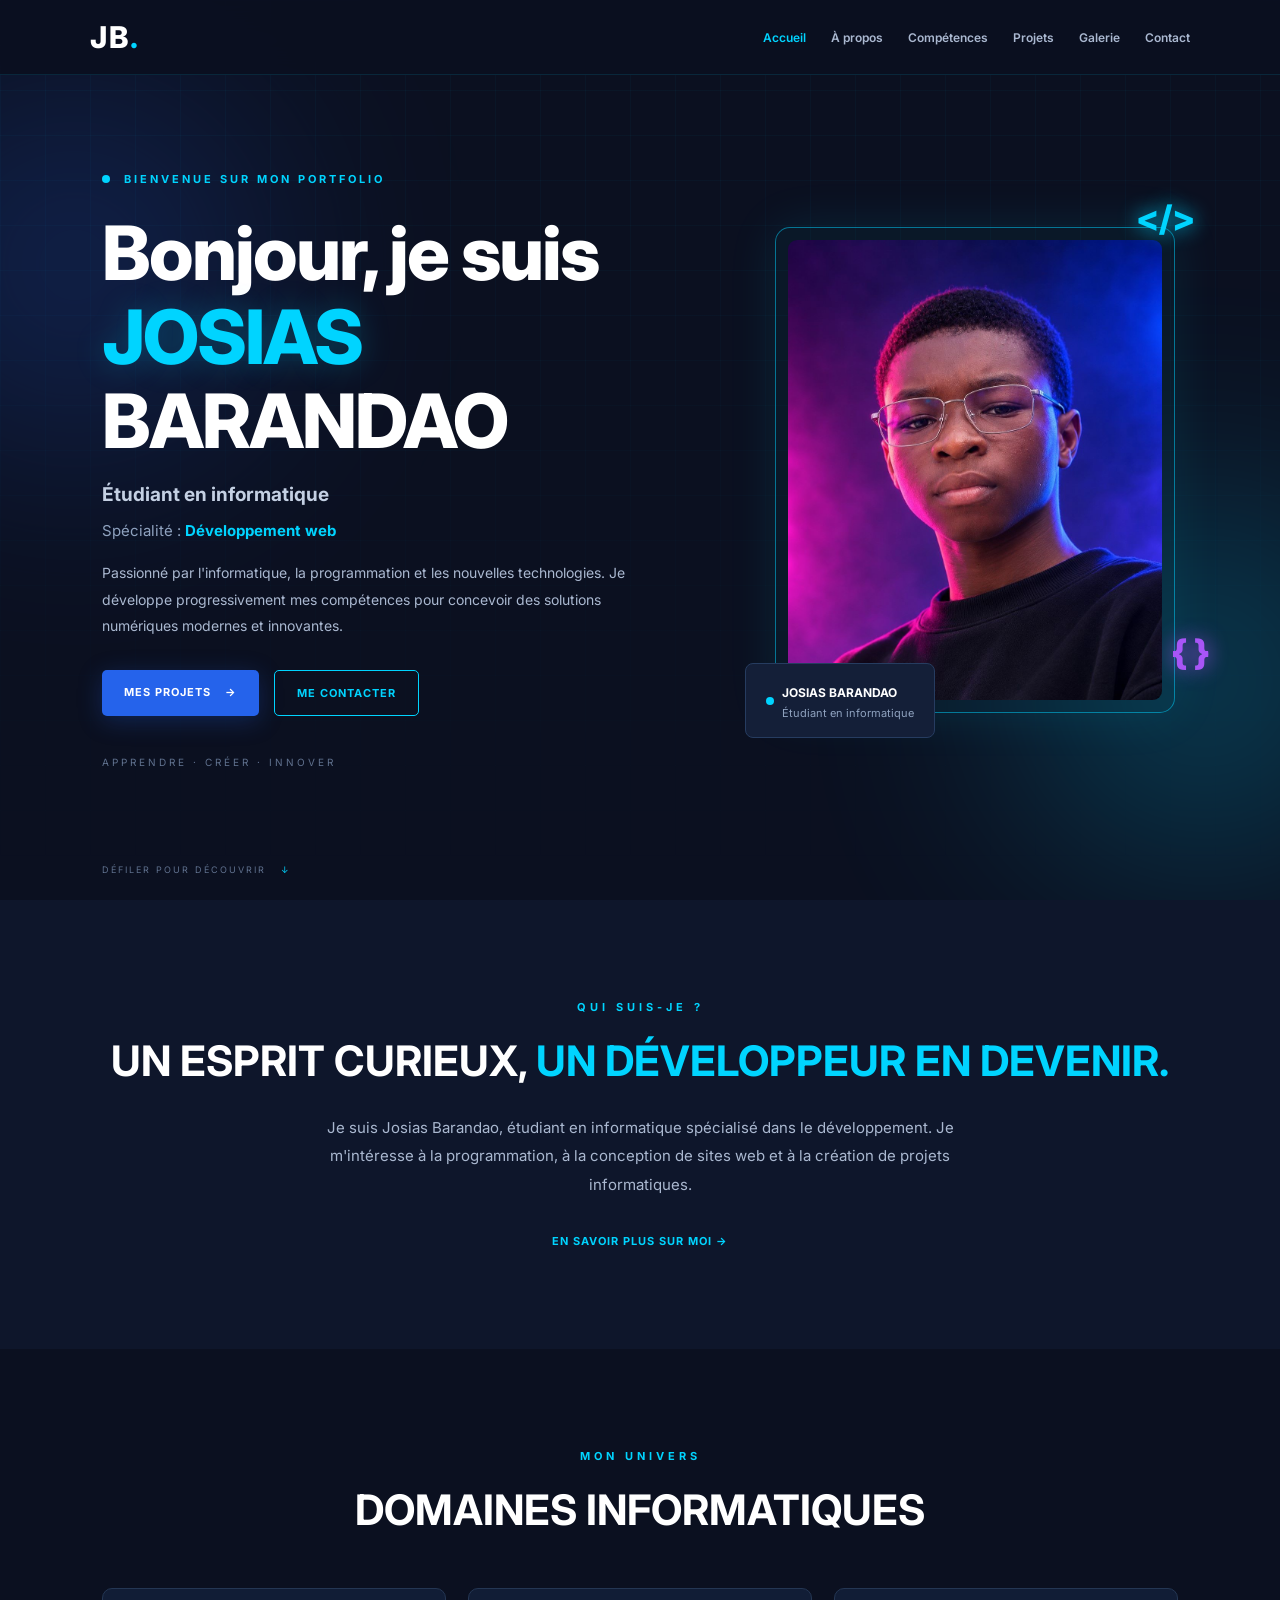
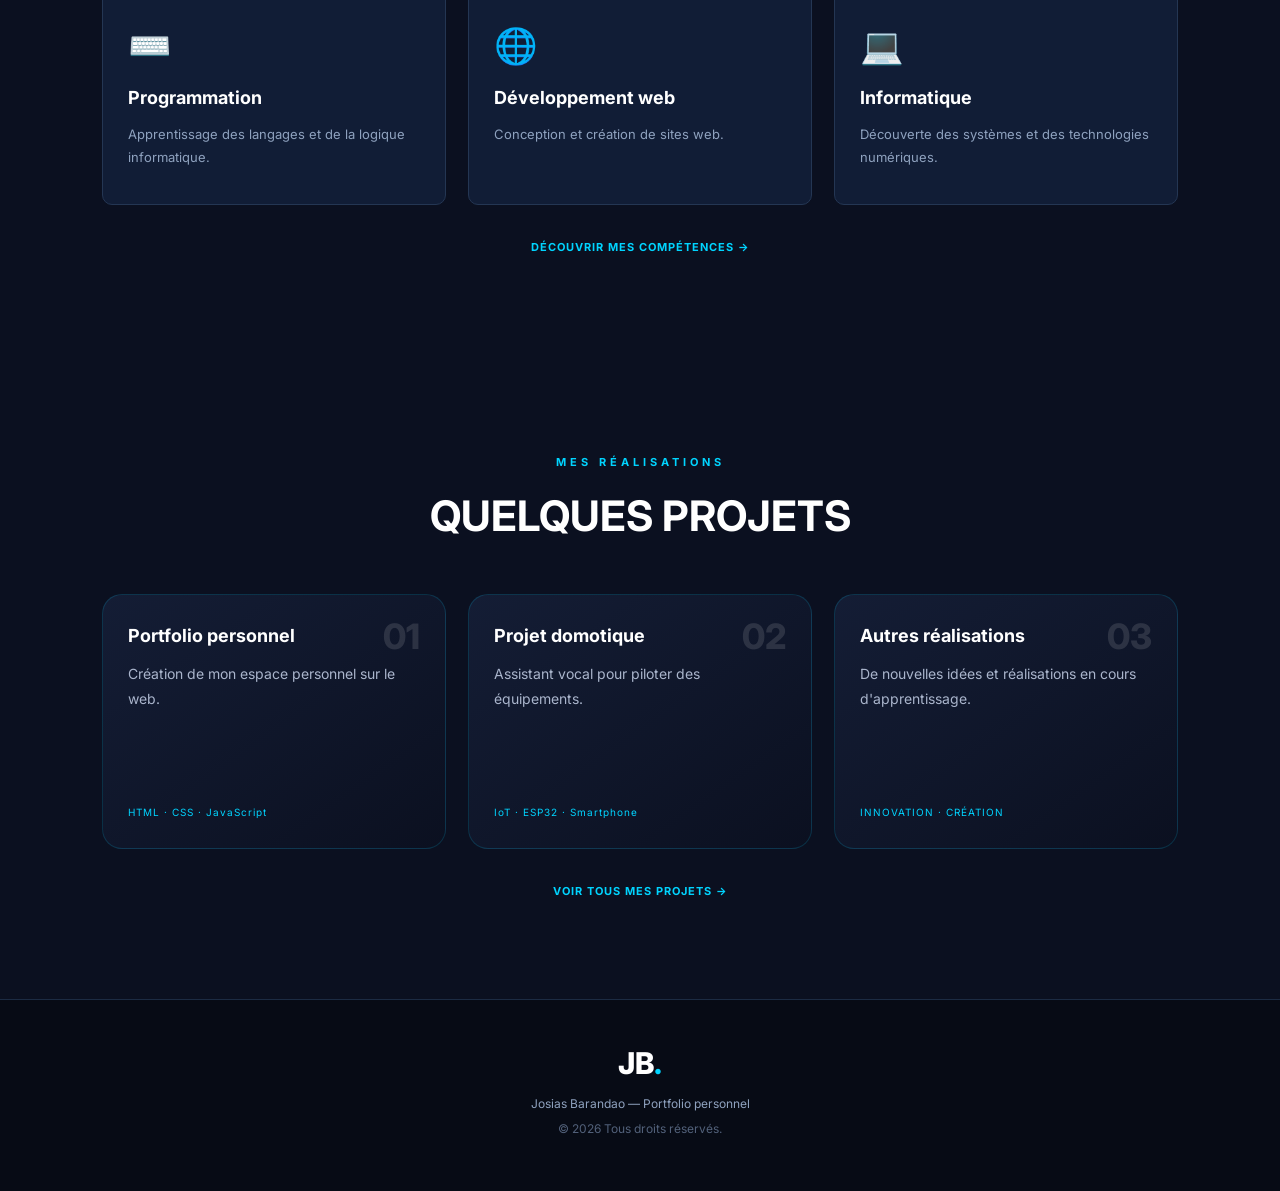
<file: index.html>
<!DOCTYPE html>
<html lang="fr">

<head>
    <meta charset="UTF-8">
    <meta name="viewport" content="width=device-width, initial-scale=1.0">

    <meta name="description" content="Portfolio professionnel de Josias Barandao, étudiant en informatique et développement.">

    <title>Josias Barandao | Portfolio</title>

    <link rel="stylesheet" href="style.css">

    <link rel="preconnect" href="https://fonts.googleapis.com">
    <link href="https://fonts.googleapis.com/css2?family=Inter:wght@400;500;600;700;800&display=swap" rel="stylesheet">
</head>

<body>

<!-- HEADER -->

<header class="header">

    <a href="index.html" class="logo">
        JB<span>.</span>
    </a>

    <nav class="navigation">

        <a href="index.html" class="active">Accueil</a>
        <a href="apropos.html">À propos</a>
        <a href="competences.html">Compétences</a>
        <a href="projets.html">Projets</a>
        <a href="galerie.html">Galerie</a>
        <a href="contact.html">Contact</a>

    </nav>

</header>


<main>

<!-- SECTION ACCUEIL -->

<section class="hero">

    <div class="background-grid"></div>

    <div class="glow glow-one"></div>
    <div class="glow glow-two"></div>

    <div class="hero-container">

        <!-- TEXTE -->

        <div class="hero-text">

            <p class="welcome">
                <span class="status-dot"></span>
                BIENVENUE SUR MON PORTFOLIO
            </p>

            <h1>
                Bonjour, je suis
                <br>
                <span>JOSIAS</span>
                <br>
                BARANDAO
            </h1>

            <h2>
                Étudiant en informatique
            </h2>

            <p class="typing-line">
                Spécialité :
                <span id="typing">Développement web</span>
            </p>

            <p class="hero-description">

                Passionné par l'informatique, la programmation
                et les nouvelles technologies.

                Je développe progressivement mes compétences
                pour concevoir des solutions numériques
                modernes et innovantes.

            </p>

            <div class="hero-buttons">

                <a href="projets.html" class="btn-primary">
                    MES PROJETS
                    <span>→</span>
                </a>

                <a href="contact.html" class="btn-secondary">
                    ME CONTACTER
                </a>

            </div>

            <div class="social-text">
                APPRENDRE · CRÉER · INNOVER
            </div>

        </div>


        <!-- PHOTO -->

        <div class="hero-photo">

            <div class="photo-frame">

                <div class="photo-decoration"></div>

                <img
                    src="josias.jpg"
                    alt="Portrait de Josias Barandao"
                >

            </div>

            <div class="photo-label">

                <span class="label-dot"></span>

                <div>
                    <strong>JOSIAS BARANDAO</strong>
                    <p>Étudiant en informatique</p>
                </div>

            </div>

            <div class="floating-code code-one">
                &lt;/&gt;
            </div>

            <div class="floating-code code-two">
                { }
            </div>

        </div>

    </div>

    <div class="scroll-indicator">
        DÉFILER POUR DÉCOUVRIR
        <span>↓</span>
    </div>

</section>
<!-- SECTION PRESENTATION -->

<section class="presentation reveal">

    <p class="section-label">QUI SUIS-JE ?</p>

    <h2>
        UN ESPRIT CURIEUX,
        <span>UN DÉVELOPPEUR EN DEVENIR.</span>
    </h2>

    <p class="presentation-text">

        Je suis Josias Barandao, étudiant en informatique
        spécialisé dans le développement.

        Je m'intéresse à la programmation, à la conception
        de sites web et à la création de projets informatiques.

    </p>

    <a href="apropos.html" class="text-link">
        EN SAVOIR PLUS SUR MOI →
    </a>

</section>


<!-- SECTION COMPETENCES -->

<section class="skills-section reveal">

    <p class="section-label">MON UNIVERS</p>

    <h2>DOMAINES INFORMATIQUES</h2>

    <div class="skills-grid">

        <div class="skill-card">
            <span class="skill-icon">⌨️</span>
            <h3>Programmation</h3>
            <p>Apprentissage des langages et de la logique informatique.</p>
        </div>

        <div class="skill-card">
            <span class="skill-icon">🌐</span>
            <h3>Développement web</h3>
            <p>Conception et création de sites web.</p>
        </div>

        <div class="skill-card">
            <span class="skill-icon">💻</span>
            <h3>Informatique</h3>
            <p>Découverte des systèmes et des technologies numériques.</p>
        </div>

    </div>

    <a href="competences.html" class="text-link">
        DÉCOUVRIR MES COMPÉTENCES →
    </a>

</section>


<!-- SECTION PROJETS -->

<section class="projects-section reveal">

    <p class="section-label">MES RÉALISATIONS</p>

    <h2>QUELQUES PROJETS</h2>

    <div class="projects-grid">

        <div class="project-card">
            <div class="project-number">01</div>
            <h3>Portfolio personnel</h3>
            <p>Création de mon espace personnel sur le web.</p>
            <span>HTML · CSS · JavaScript</span>
        </div>

        <div class="project-card">
            <div class="project-number">02</div>
            <h3>Projet domotique</h3>
            <p>Assistant vocal pour piloter des équipements.</p>
            <span>IoT · ESP32 · Smartphone</span>
        </div>

        <div class="project-card">
            <div class="project-number">03</div>
            <h3>Autres réalisations</h3>
            <p>De nouvelles idées et réalisations en cours d'apprentissage.</p>
            <span>INNOVATION · CRÉATION</span>
        </div>

    </div>

    <a href="projets.html" class="text-link">
        VOIR TOUS MES PROJETS →
    </a>

</section>

</main>


<!-- FOOTER -->

<footer>

    <div class="footer-logo">JB<span>.</span></div>

    <p>Josias Barandao — Portfolio personnel</p>

    <p class="copyright">
        © 2026 Tous droits réservés.
    </p>

</footer>


<script src="script.js"></script>

</body>
</html>
</file>
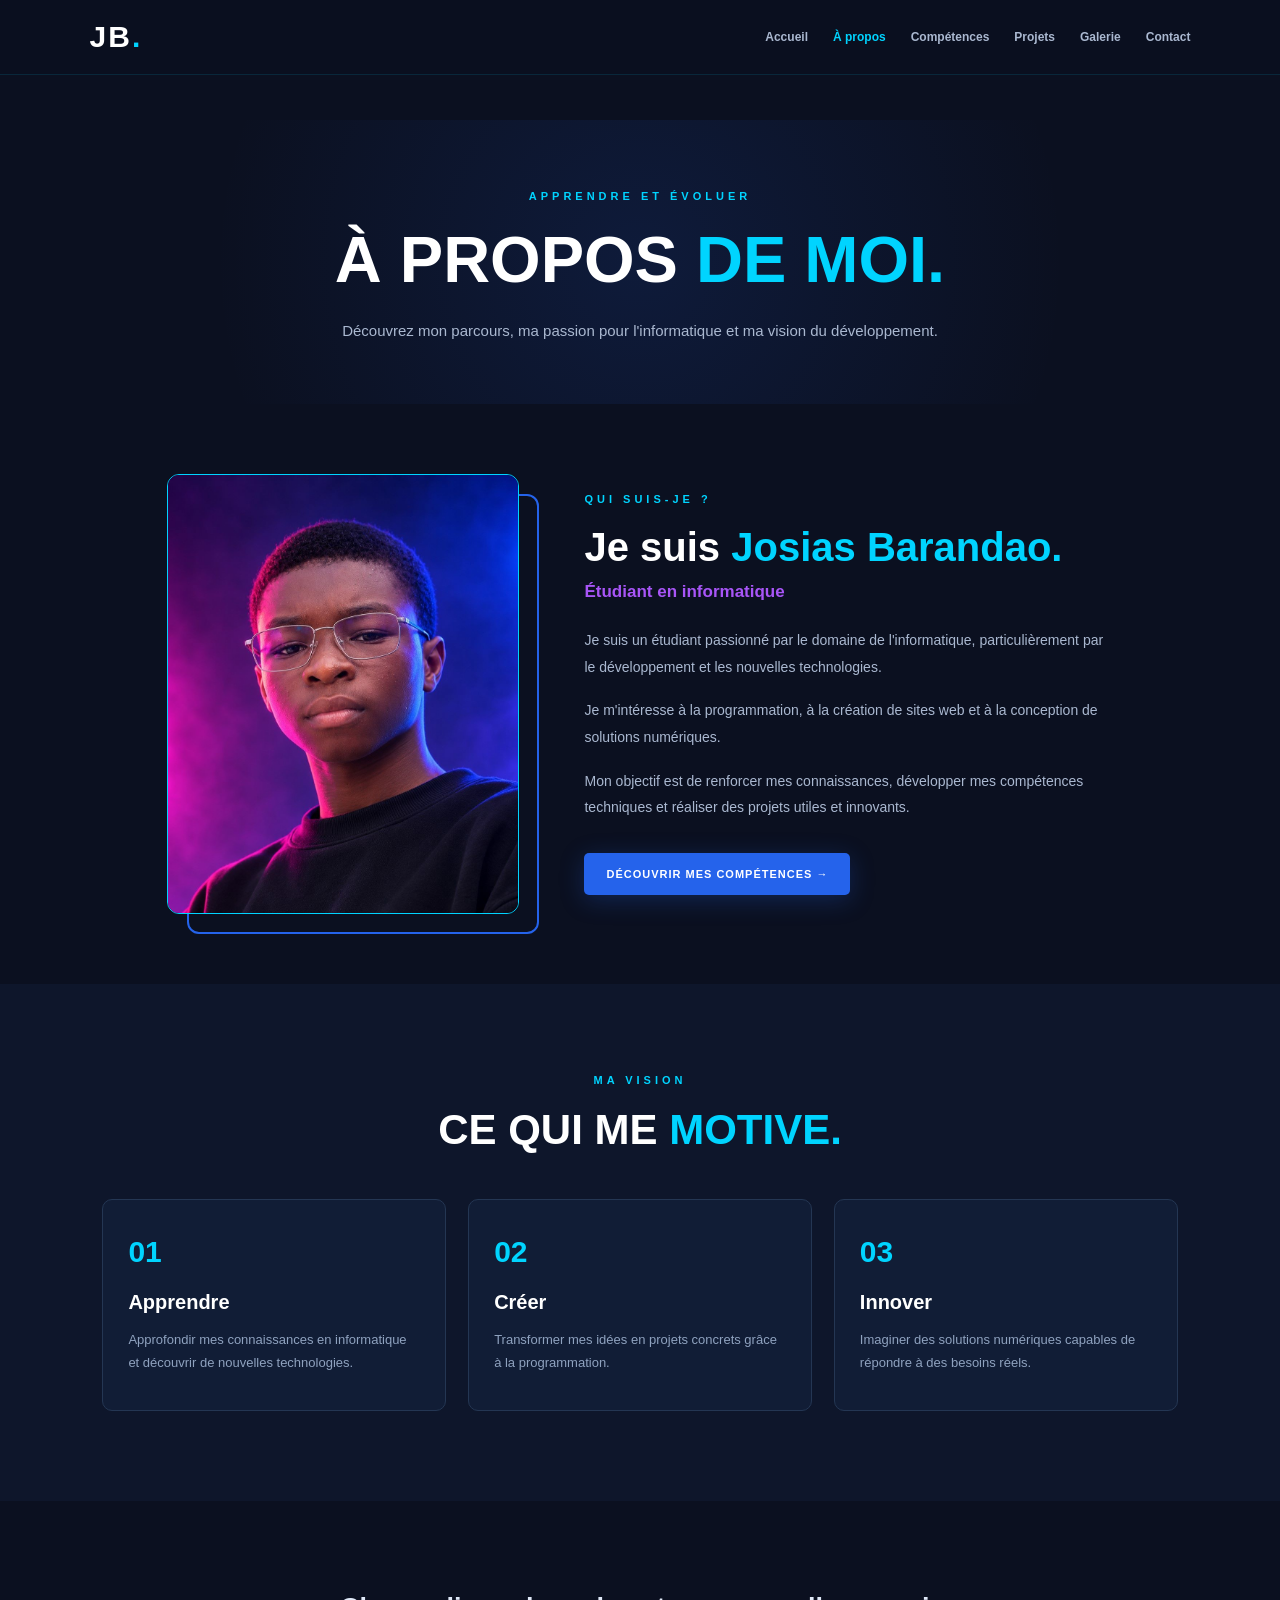
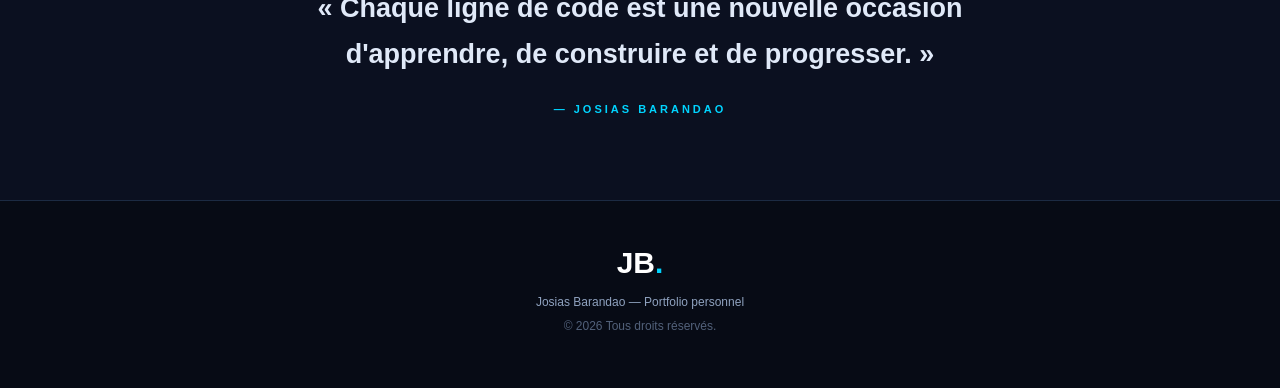
<file: apropos.html>
<!DOCTYPE html>
<html lang="fr">

<head>
    <meta charset="UTF-8">
    <meta name="viewport" content="width=device-width, initial-scale=1.0">

    <meta name="description" content="Découvrez Josias Barandao, étudiant en informatique et passionné de développement.">

    <title>À propos | Josias Barandao</title>

    <link rel="stylesheet" href="style.css">
</head>

<body>

<!-- HEADER -->

<header class="header">

    <a href="index.html" class="logo">
        JB<span>.</span>
    </a>

    <nav class="navigation">

        <a href="index.html">Accueil</a>
        <a href="apropos.html" class="active">À propos</a>
        <a href="competences.html">Compétences</a>
        <a href="projets.html">Projets</a>
        <a href="galerie.html">Galerie</a>
        <a href="contact.html">Contact</a>

    </nav>

</header>


<main class="about-page">

    <!-- INTRODUCTION -->

    <section class="about-hero reveal">

        <p class="section-label">APPRENDRE ET ÉVOLUER</p>

        <h1>
            À PROPOS
            <span>DE MOI.</span>
        </h1>

        <p>
            Découvrez mon parcours, ma passion pour
            l'informatique et ma vision du développement.
        </p>

    </section>


    <!-- PRESENTATION -->

    <section class="about-profile reveal">

        <div class="about-photo">

            <img
                src="josias.jpg"
                alt="Portrait de Josias Barandao"
            >

            <div class="photo-border"></div>

        </div>


        <div class="about-information">

            <p class="section-label">QUI SUIS-JE ?</p>

            <h2>
                Je suis
                <span>Josias Barandao.</span>
            </h2>

            <h3>
                Étudiant en informatique
            </h3>

            <p>
                Je suis un étudiant passionné par le domaine
                de l'informatique, particulièrement par
                le développement et les nouvelles technologies.
            </p>

            <p>
                Je m'intéresse à la programmation, à la création
                de sites web et à la conception de solutions
                numériques.
            </p>

            <p>
                Mon objectif est de renforcer mes connaissances,
                développer mes compétences techniques et réaliser
                des projets utiles et innovants.
            </p>

            <a href="competences.html" class="btn-primary">
                DÉCOUVRIR MES COMPÉTENCES →
            </a>

        </div>

    </section>


    <!-- OBJECTIFS -->

    <section class="about-goals reveal">

        <p class="section-label">MA VISION</p>

        <h2>
            CE QUI ME
            <span>MOTIVE.</span>
        </h2>

        <div class="goals-grid">

            <article class="goal-card">

                <div class="goal-icon">01</div>

                <h3>Apprendre</h3>

                <p>
                    Approfondir mes connaissances en informatique
                    et découvrir de nouvelles technologies.
                </p>

            </article>


            <article class="goal-card">

                <div class="goal-icon">02</div>

                <h3>Créer</h3>

                <p>
                    Transformer mes idées en projets concrets
                    grâce à la programmation.
                </p>

            </article>


            <article class="goal-card">

                <div class="goal-icon">03</div>

                <h3>Innover</h3>

                <p>
                    Imaginer des solutions numériques
                    capables de répondre à des besoins réels.
                </p>

            </article>

        </div>

    </section>


    <!-- PHRASE DE FIN -->

    <section class="about-quote reveal">

        <p>
            « Chaque ligne de code est une nouvelle occasion
            d'apprendre, de construire et de progresser. »
        </p>

        <span>— JOSIAS BARANDAO</span>

    </section>

</main>


<!-- FOOTER -->

<footer>

    <div class="footer-logo">JB<span>.</span></div>

    <p>Josias Barandao — Portfolio personnel</p>

    <p class="copyright">
        © 2026 Tous droits réservés.
    </p>

</footer>


<script src="script.js"></script>

</body>
</html>
</file>
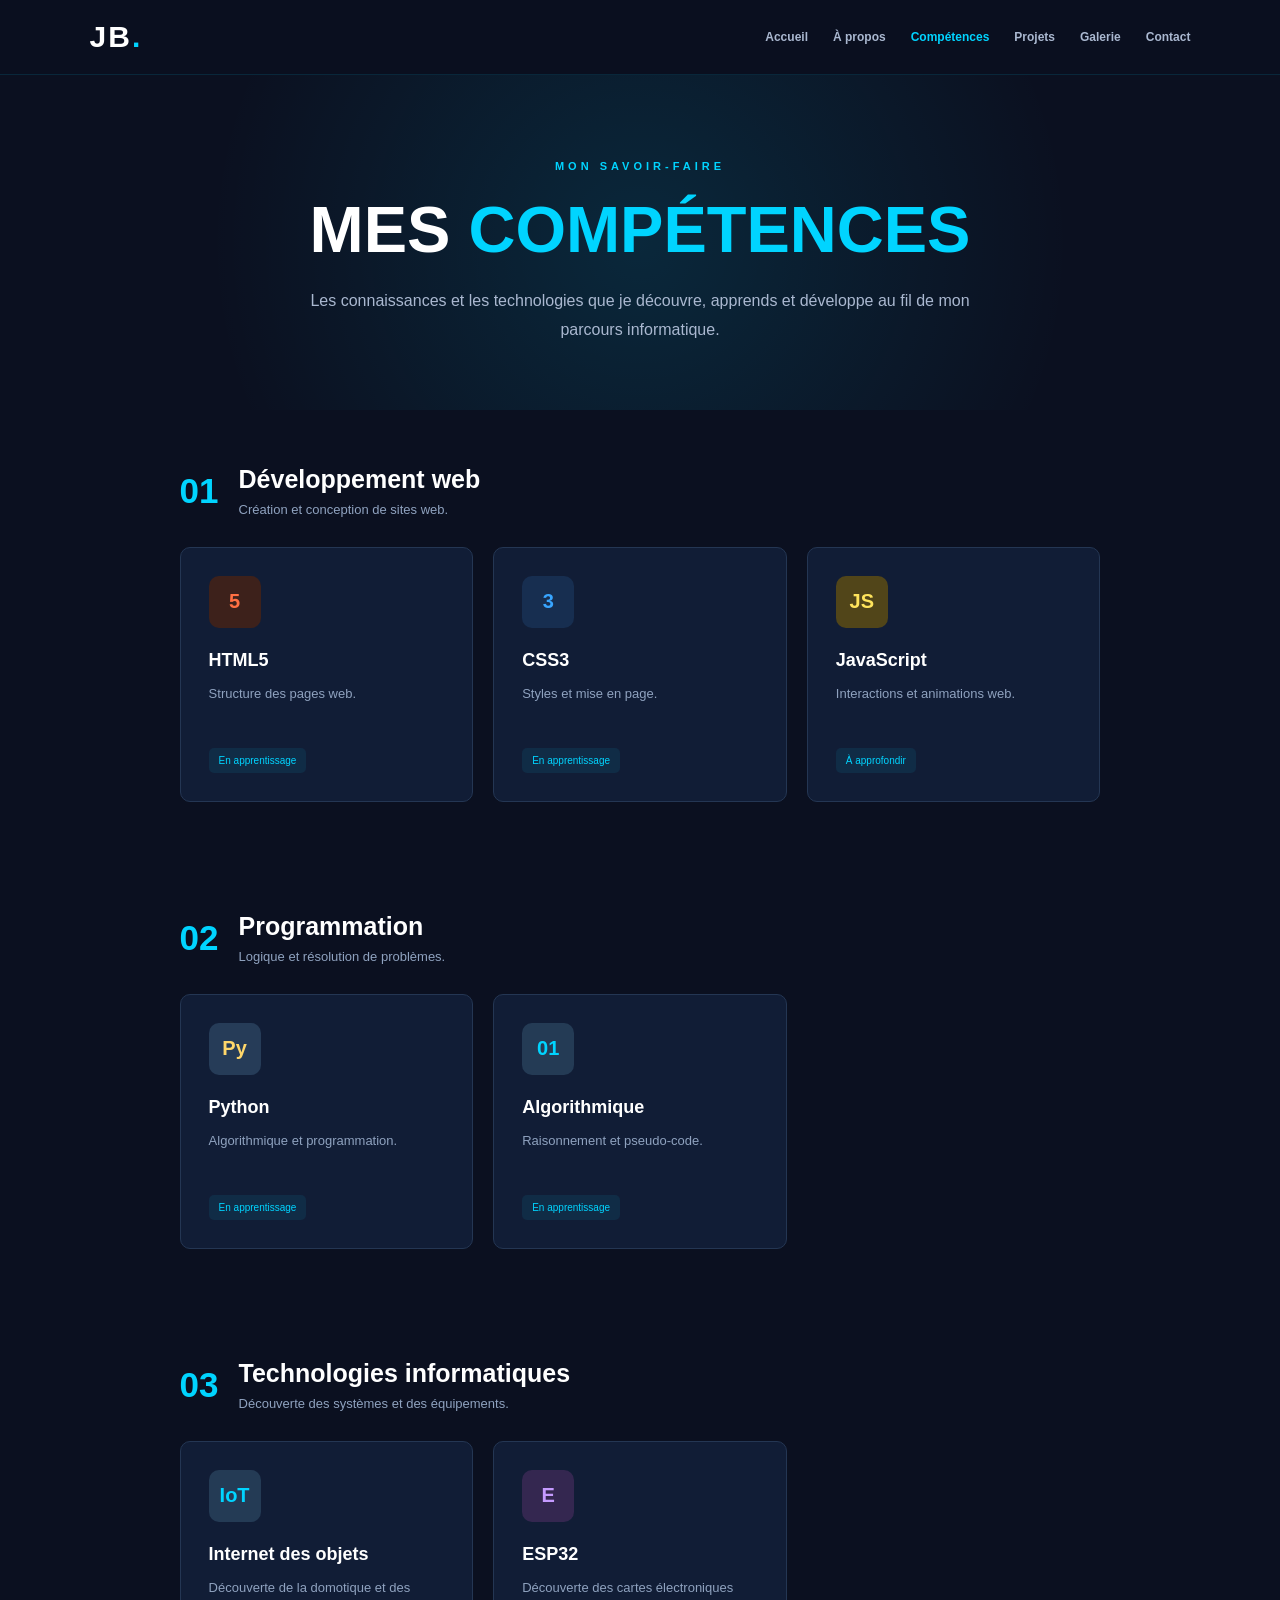
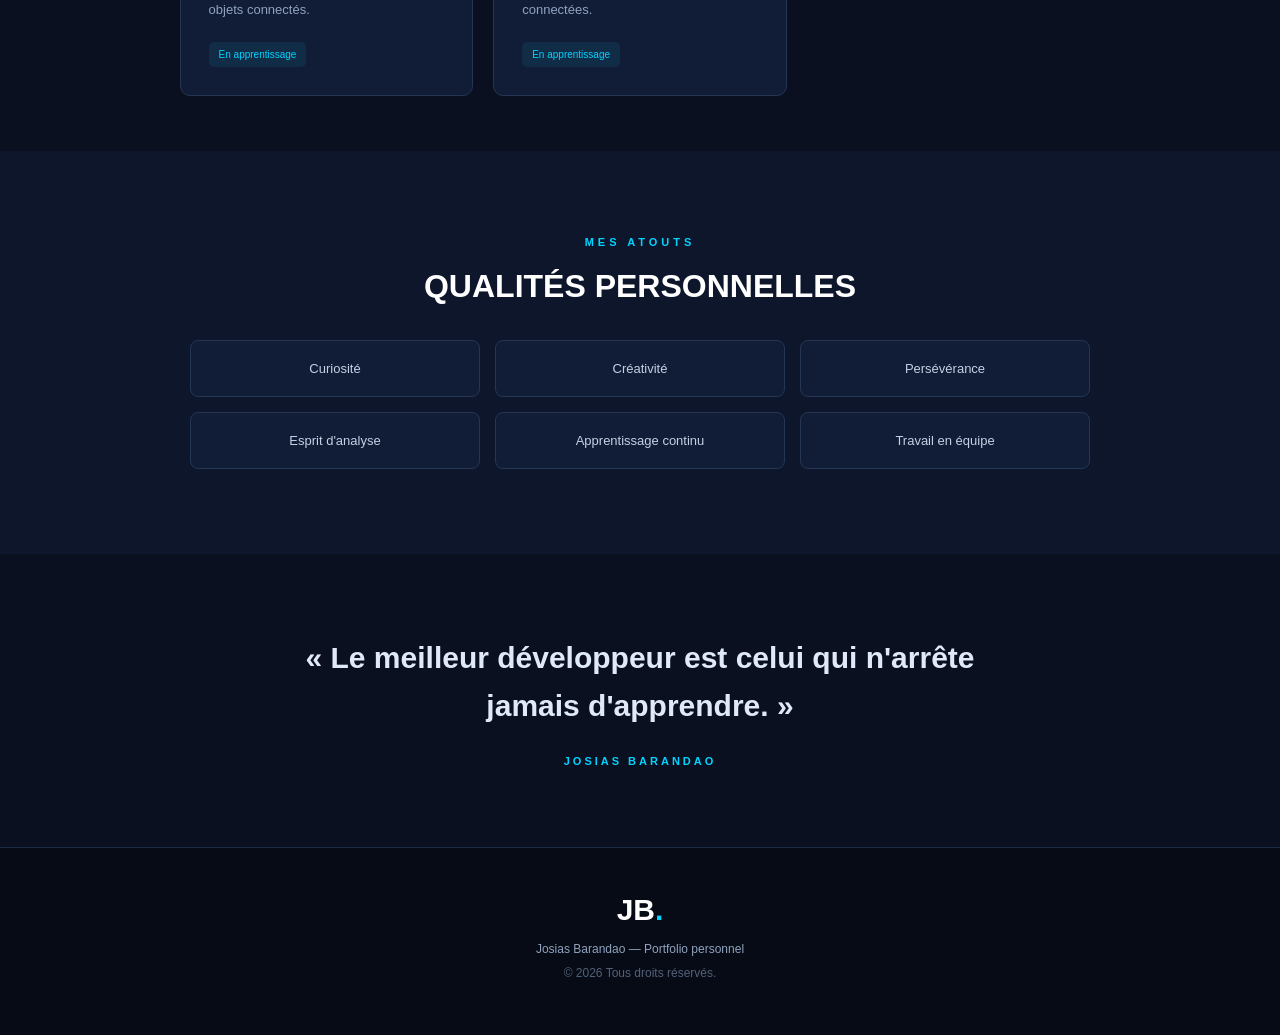
<file: competences.html>
<!DOCTYPE html>
<html lang="fr">

<head>
    <meta charset="UTF-8">
    <meta name="viewport" content="width=device-width, initial-scale=1.0">

    <title>Compétences | Josias Barandao</title>

    <link rel="stylesheet" href="style.css">
</head>

<body>

<!-- HEADER -->

<header class="header">

    <a href="index.html" class="logo">
        JB<span>.</span>
    </a>

    <nav class="navigation">

        <a href="index.html">Accueil</a>
        <a href="apropos.html">À propos</a>
        <a href="competences.html" class="active">Compétences</a>
        <a href="projets.html">Projets</a>
        <a href="galerie.html">Galerie</a>
        <a href="contact.html">Contact</a>

    </nav>

</header>



<main class="competence-page">

    <section class="competence-hero reveal">

        <p class="section-label">MON SAVOIR-FAIRE</p>

        <h1>
            MES <span>COMPÉTENCES</span>
        </h1>

        <p>
            Les connaissances et les technologies que
            je découvre, apprends et développe au fil
            de mon parcours informatique.
        </p>

    </section>


    <!-- DEVELOPPEMENT WEB -->

    <section class="competence-content reveal">

        <div class="competence-heading">
            <span>01</span>
            <div>
                <h2>Développement web</h2>
                <p>Création et conception de sites web.</p>
            </div>
        </div>

        <div class="technology-grid">

            <article class="technology-card">
                <div class="tech-symbol html">5</div>
                <h3>HTML5</h3>
                <p>Structure des pages web.</p>
                <span class="learning">En apprentissage</span>
            </article>

            <article class="technology-card">
                <div class="tech-symbol css">3</div>
                <h3>CSS3</h3>
                <p>Styles et mise en page.</p>
                <span class="learning">En apprentissage</span>
            </article>

            <article class="technology-card">
                <div class="tech-symbol js">JS</div>
                <h3>JavaScript</h3>
                <p>Interactions et animations web.</p>
                <span class="learning">À approfondir</span>
            </article>

        </div>

    </section>


    <!-- PROGRAMMATION -->

    <section class="competence-content reveal">

        <div class="competence-heading">
            <span>02</span>
            <div>
                <h2>Programmation</h2>
                <p>Logique et résolution de problèmes.</p>
            </div>
        </div>

        <div class="technology-grid">

            <article class="technology-card">
                <div class="tech-symbol python">Py</div>
                <h3>Python</h3>
                <p>Algorithmique et programmation.</p>
                <span class="learning">En apprentissage</span>
            </article>

            <article class="technology-card">
                <div class="tech-symbol algo">01</div>
                <h3>Algorithmique</h3>
                <p>Raisonnement et pseudo-code.</p>
                <span class="learning">En apprentissage</span>
            </article>

        </div>

    </section>


    <!-- TECHNOLOGIES -->

    <section class="competence-content reveal">

        <div class="competence-heading">
            <span>03</span>
            <div>
                <h2>Technologies informatiques</h2>
                <p>Découverte des systèmes et des équipements.</p>
            </div>
        </div>

        <div class="technology-grid">

            <article class="technology-card">
                <div class="tech-symbol iot">IoT</div>
                <h3>Internet des objets</h3>
                <p>Découverte de la domotique et des objets connectés.</p>
                <span class="learning">En apprentissage</span>
            </article>

            <article class="technology-card">
                <div class="tech-symbol esp">E</div>
                <h3>ESP32</h3>
                <p>Découverte des cartes électroniques connectées.</p>
                <span class="learning">En apprentissage</span>
            </article>

        </div>

    </section>


    <!-- QUALITES -->

    <section class="qualities reveal">

        <p class="section-label">MES ATOUTS</p>

        <h2>QUALITÉS PERSONNELLES</h2>

        <div class="qualities-grid">

            <div>Curiosité</div>
            <div>Créativité</div>
            <div>Persévérance</div>
            <div>Esprit d'analyse</div>
            <div>Apprentissage continu</div>
            <div>Travail en équipe</div>

        </div>

    </section>


    <section class="competence-quote reveal">

        <h2>
            « Le meilleur développeur est
            celui qui n'arrête jamais d'apprendre. »
        </h2>

        <p>JOSIAS BARANDAO</p>

    </section>

</main>


<footer>

    <div class="footer-logo">JB<span>.</span></div>

    <p>Josias Barandao — Portfolio personnel</p>

    <p class="copyright">© 2026 Tous droits réservés.</p>

</footer>

<script src="script.js"></script>

</body>
</html>
</file>
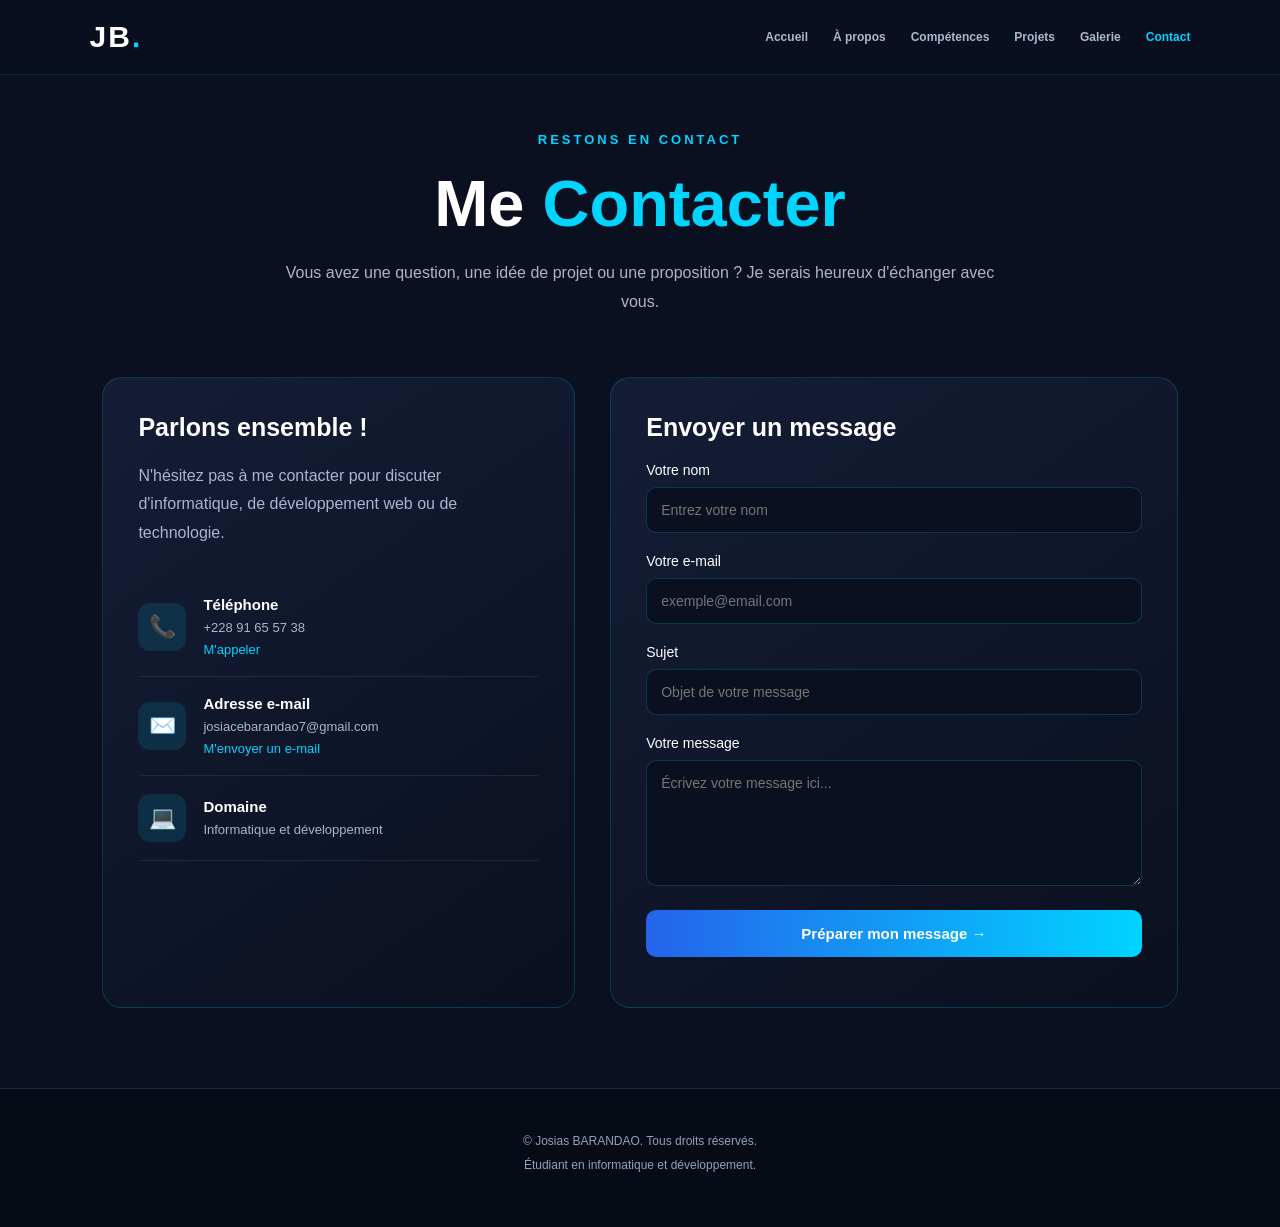
<file: contact.html>
<!DOCTYPE html>
<html lang="fr">
<head>
    <meta charset="UTF-8">
    <meta name="viewport" content="width=device-width, initial-scale=1.0">
    <title>Contact | Josias BARANDAO</title>
    <link rel="stylesheet" href="style.css">
</head>

<body>

<!-- HEADER -->

<header class="header">

    <a href="index.html" class="logo">
        JB<span>.</span>
    </a>

    <nav class="navigation">

        <a href="index.html">Accueil</a>
        <a href="apropos.html">À propos</a>
        <a href="competences.html">Compétences</a>
        <a href="projets.html">Projets</a>
        <a href="galerie.html">Galerie</a>
        <a href="contact.html" class="active">Contact</a>

    </nav>

</header>


<main class="contact-page">

    <section class="contact-hero reveal">
        <span class="section-tag">RESTONS EN CONTACT</span>
        <h1>Me <span>Contacter</span></h1>
        <p>
            Vous avez une question, une idée de projet ou une proposition ?
            Je serais heureux d'échanger avec vous.
        </p>
    </section>

    <section class="contact-container">

        <div class="contact-info reveal">
            <h2>Parlons ensemble !</h2>

            <p class="contact-description">
                N'hésitez pas à me contacter pour discuter
                d'informatique, de développement web ou de technologie.
            </p>

            <div class="contact-item">
                <div class="contact-icon">📞</div>
                <div>
                    <h3>Téléphone</h3>
                    <p>+228 91 65 57 38</p>
                    <a href="tel:+22891655738">M'appeler</a>
                </div>
            </div>

            <div class="contact-item">
                <div class="contact-icon">✉️</div>
                <div>
                    <h3>Adresse e-mail</h3>
                    <p>josiacebarandao7@gmail.com</p>
                    <a href="mailto:josiacebarandao7@gmail.com">
                        M'envoyer un e-mail
                    </a>
                </div>
            </div>

            <div class="contact-item">
                <div class="contact-icon">💻</div>
                <div>
                    <h3>Domaine</h3>
                    <p>Informatique et développement</p>
                </div>
            </div>
        </div>

        <div class="contact-form-box reveal">
            <h2>Envoyer un message</h2>

            <form id="contactForm">

                <div class="form-group">
                    <label for="name">Votre nom</label>
                    <input type="text" id="name"
                        placeholder="Entrez votre nom" required>
                </div>

                <div class="form-group">
                    <label for="email">Votre e-mail</label>
                    <input type="email" id="email"
                        placeholder="exemple@email.com" required>
                </div>

                <div class="form-group">
                    <label for="subject">Sujet</label>
                    <input type="text" id="subject"
                        placeholder="Objet de votre message" required>
                </div>

                <div class="form-group">
                    <label for="message">Votre message</label>
                    <textarea id="message" rows="6"
                        placeholder="Écrivez votre message ici..."
                        required></textarea>
                </div>

                <button type="submit" class="contact-submit">
                    Préparer mon message →
                </button>

                <p id="formMessage" class="form-message"></p>

            </form>
        </div>

    </section>

</main>

<footer class="footer">
    <p>© <span id="year"></span> Josias BARANDAO. Tous droits réservés.</p>
    <p>Étudiant en informatique et développement.</p>
</footer>

<script src="script.js"></script>
</body>
</html>
</file>
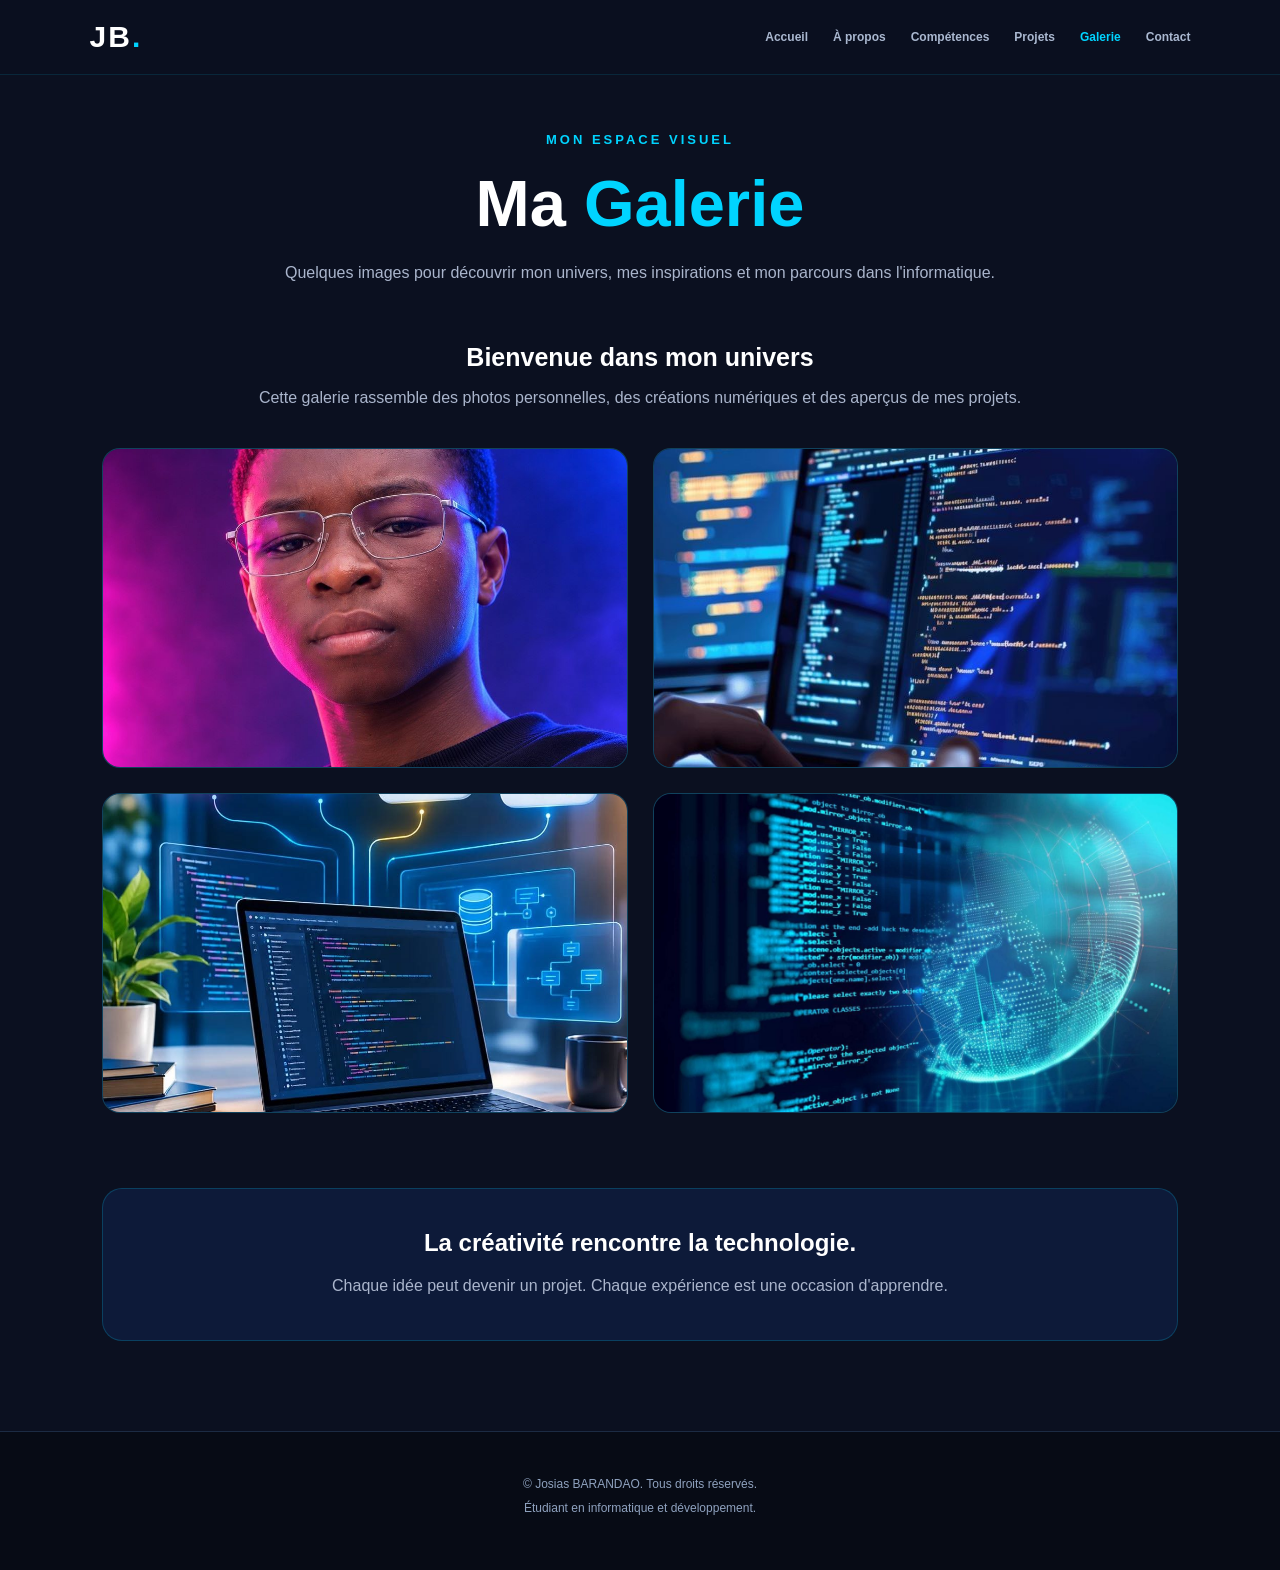
<file: galerie.html>
<!DOCTYPE html>
<html lang="fr">
<head>
    <meta charset="UTF-8">
    <meta name="viewport" content="width=device-width, initial-scale=1.0">
    <title>Galerie | Josias BARANDAO</title>
    <link rel="stylesheet" href="style.css">
</head>

<body>

<!-- HEADER -->

<header class="header">

    <a href="index.html" class="logo">
        JB<span>.</span>
    </a>

    <nav class="navigation">

        <a href="index.html">Accueil</a>
        <a href="apropos.html">À propos</a>
        <a href="competences.html">Compétences</a>
        <a href="projets.html">Projets</a>
        <a href="galerie.html" class="active">Galerie</a>
        <a href="contact.html">Contact</a>

    </nav>

</header>

<main class="gallery-page">

    <section class="gallery-hero reveal">
        <span class="section-tag">MON ESPACE VISUEL</span>
        <h1>Ma <span>Galerie</span></h1>
        <p>
            Quelques images pour découvrir mon univers,
            mes inspirations et mon parcours dans l'informatique.
        </p>
    </section>

    <section class="gallery-intro reveal">
        <h2>Bienvenue dans mon univers</h2>
        <p>
            Cette galerie rassemble des photos personnelles,
            des créations numériques et des aperçus de mes projets.
        </p>
    </section>

    <section class="gallery-grid">

        <div class="gallery-item reveal">
            <img src="josias.jpg" alt="Portrait de Josias BARANDAO">
            <div class="gallery-overlay">
                <h3>Mon portrait</h3>
                <p>Josias BARANDAO</p>
            </div>
        </div>

        <div class="gallery-item reveal">
            <img src="projet1.jpg" alt="Projet de développement web">
            <div class="gallery-overlay">
                <h3>Développement web</h3>
                <p>Création numérique</p>
            </div>
        </div>

        <div class="gallery-item reveal">
            <img src="projet2.jpg" alt="Programmation informatique">
            <div class="gallery-overlay">
                <h3>Programmation</h3>
                <p>Apprendre et pratiquer</p>
            </div>
        </div>

        <div class="gallery-item reveal">
            <img src="projet3.jpg" alt="Technologies informatiques">
            <div class="gallery-overlay">
                <h3>Technologie</h3>
                <p>Innovation et créativité</p>
            </div>
        </div>

    </section>

    <section class="gallery-message reveal">
        <h2>La créativité rencontre la technologie.</h2>
        <p>
            Chaque idée peut devenir un projet.
            Chaque expérience est une occasion d'apprendre.
        </p>
    </section>

</main>

<footer class="footer">
    <p>© <span id="year"></span> Josias BARANDAO. Tous droits réservés.</p>
    <p>Étudiant en informatique et développement.</p>
</footer>

<script src="script.js"></script>
</body>
</html>
</file>
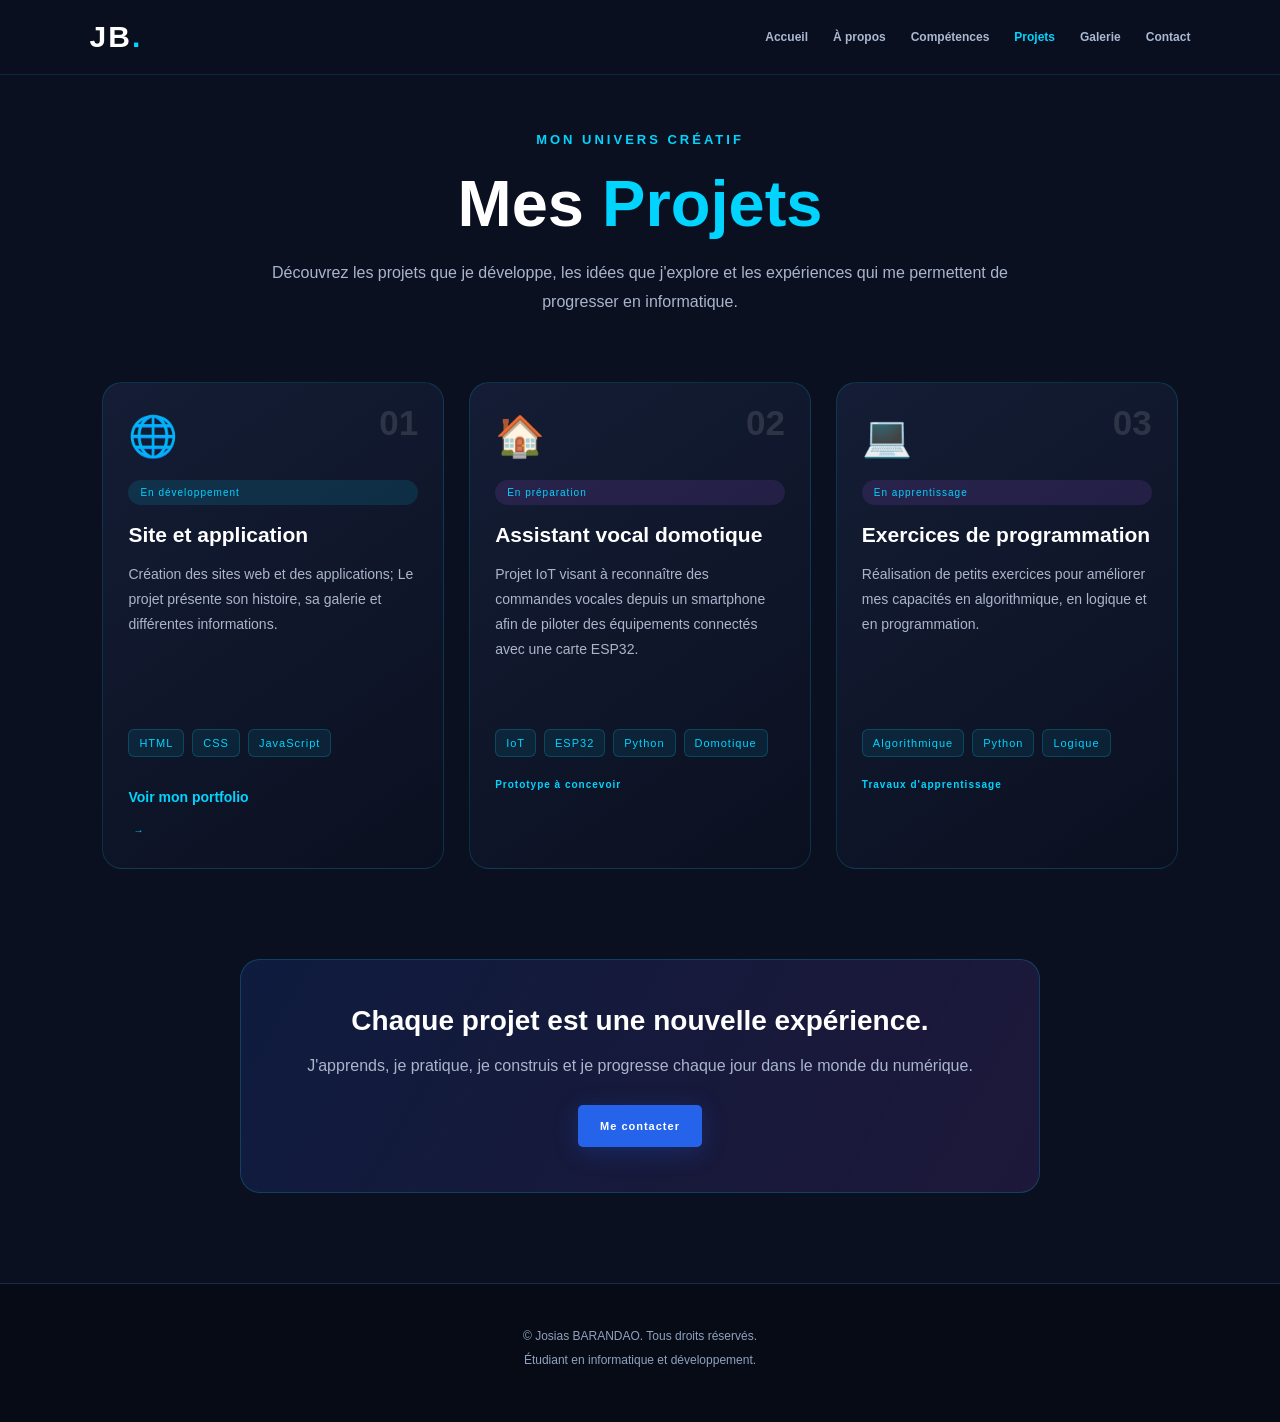
<file: projets.html>
<!DOCTYPE html>
<html lang="fr">
<head>
    <meta charset="UTF-8">
    <meta name="viewport" content="width=device-width, initial-scale=1.0">
    <title>Mes projets | Josias BARANDAO</title>
    <link rel="stylesheet" href="style.css">
</head>
<body>

<!-- HEADER -->

<header class="header">

    <a href="index.html" class="logo">
        JB<span>.</span>
    </a>

    <nav class="navigation">

        <a href="index.html">Accueil</a>
        <a href="apropos.html">À propos</a>
        <a href="competences.html">Compétences</a>
        <a href="projets.html" class="active">Projets</a>
        <a href="galerie.html">Galerie</a>
        <a href="contact.html" >Contact</a>

    </nav>

</header>

<main class="projects-page">

    <section class="projects-hero reveal">
        <span class="section-tag">MON UNIVERS CRÉATIF</span>
        <h1>Mes <span>Projets</span></h1>
        <p>
            Découvrez les projets que je développe, les idées que j'explore
            et les expériences qui me permettent de progresser en informatique.
        </p>
    </section>

    <section class="projects-content">

        <div class="project-card reveal">
            <div class="project-number">01</div>
            <div class="project-icon">🌐</div>
            <span class="project-status completed">En développement</span>

            <h2>Site et application</h2>

            <p>
                Création des sites web et des applications;
                 Le projet présente son histoire,
                sa galerie et différentes informations.
            </p>

            <div class="project-tags">
                <span>HTML</span>
                <span>CSS</span>
                <span>JavaScript</span>
            </div>

            <a href="index.html" class="project-link">
                Voir mon portfolio <span>→</span>
            </a>
        </div>

        <div class="project-card reveal">
            <div class="project-number">02</div>
            <div class="project-icon">🏠</div>
            <span class="project-status progress">En préparation</span>

            <h2>Assistant vocal domotique</h2>

            <p>
                Projet IoT visant à reconnaître des commandes vocales
                depuis un smartphone afin de piloter des équipements
                connectés avec une carte ESP32.
            </p>

            <div class="project-tags">
                <span>IoT</span>
                <span>ESP32</span>
                <span>Python</span>
                <span>Domotique</span>
            </div>

            <span class="project-link">Prototype à concevoir</span>
        </div>

        <div class="project-card reveal">
            <div class="project-number">03</div>
            <div class="project-icon">💻</div>
            <span class="project-status progress">En apprentissage</span>

            <h2>Exercices de programmation</h2>

            <p>
                Réalisation de petits exercices pour améliorer mes capacités
                en algorithmique, en logique et en programmation.
            </p>

            <div class="project-tags">
                <span>Algorithmique</span>
                <span>Python</span>
                <span>Logique</span>
            </div>

            <span class="project-link">Travaux d'apprentissage</span>
        </div>

    </section>

    <section class="project-message reveal">
        <h2>Chaque projet est une nouvelle expérience.</h2>
        <p>
            J'apprends, je pratique, je construis et je progresse
            chaque jour dans le monde du numérique.
        </p>
        <a href="contact.html" class="btn-primary">Me contacter</a>
    </section>

</main>

<footer class="footer">
    <p>© <span id="year"></span> Josias BARANDAO. Tous droits réservés.</p>
    <p>Étudiant en informatique et développement.</p>
</footer>

<script src="script.js"></script>
</body>
</html>
</file>
<file: style.css>
/* =====================================
   STYLE GÉNÉRAL
===================================== */

* {
    margin: 0;
    padding: 0;
    box-sizing: border-box;
}

html {
    scroll-behavior: smooth;
}

body {
    background: #0B1020;
    color: #ffffff;
    font-family: 'Inter', Arial, sans-serif;
    overflow-x: hidden;
}

a {
    text-decoration: none;
}


/* =====================================
   HEADER
===================================== */

.header {
    position: fixed;
    top: 0;
    left: 0;
    width: 100%;
    min-height: 75px;

    display: flex;
    align-items: center;
    justify-content: space-between;

    padding: 0 7%;

    background: rgba(11, 16, 32, 0.92);
    backdrop-filter: blur(15px);

    border-bottom: 1px solid rgba(0, 212, 255, 0.12);

    z-index: 1000;
}

.logo {
    color: #ffffff;
    font-size: 30px;
    font-weight: 800;
    letter-spacing: 2px;
}

.logo span,
.footer-logo span {
    color: #00D4FF;
}

.navigation {
    display: flex;
    gap: 25px;
}

.navigation a {
    color: #AAB8D0;
    font-size: 12px;
    font-weight: 600;
    transition: 0.3s;
}

.navigation a:hover,
.navigation a.active {
    color: #00D4FF;
}


/* =====================================
   ACCUEIL
===================================== */

.hero {
    position: relative;
    min-height: 100vh;

    display: flex;
    align-items: center;

    padding: 130px 8% 90px;

    overflow: hidden;

    background: #0B1020;
}

.background-grid {
    position: absolute;
    inset: 0;

    background-image:
        linear-gradient(rgba(0,212,255,0.04) 1px, transparent 1px),
        linear-gradient(90deg, rgba(0,212,255,0.04) 1px, transparent 1px);

    background-size: 45px 45px;

    mask-image: linear-gradient(to bottom, black, transparent);
}

.glow {
    position: absolute;
    width: 350px;
    height: 350px;
    border-radius: 50%;
    filter: blur(120px);
    opacity: 0.25;
}

.glow-one {
    background: #2563EB;
    top: 10%;
    left: -100px;
}

.glow-two {
    background: #00D4FF;
    right: -100px;
    bottom: 5%;
}

.hero-container {
    position: relative;
    z-index: 2;

    width: 100%;
    max-width: 1200px;
    margin: auto;

    display: grid;
    grid-template-columns: 1.2fr 0.8fr;

    align-items: center;
    gap: 60px;
}


/* =====================================
   TEXTE
===================================== */

.welcome {
    color: #00D4FF;
    font-size: 11px;
    font-weight: 700;
    letter-spacing: 3px;
    margin-bottom: 25px;
}

.status-dot,
.label-dot {
    display: inline-block;
    width: 8px;
    height: 8px;
    background: #00D4FF;
    border-radius: 50%;
    margin-right: 8px;
}

.hero h1 {
    font-size: clamp(40px, 6vw, 75px);
    font-weight: 800;
    line-height: 1.12;
    letter-spacing: -2px;
    margin-bottom: 20px;
}

.hero h1 span {
    color: #00D4FF;
    text-shadow: 0 0 30px rgba(0,212,255,0.25);
}

.hero h2 {
    font-size: 19px;
    color: #C4D0E3;
    margin-bottom: 15px;
}

.typing-line {
    color: #8FA2BF;
    font-size: 15px;
    margin-bottom: 20px;
}

.typing-line span {
    color: #00D4FF;
    font-weight: 700;
}

.hero-description {
    max-width: 550px;
    color: #AAB8D0;
    font-size: 14px;
    line-height: 1.9;
    margin-bottom: 30px;
}


/* =====================================
   BOUTONS
===================================== */

.hero-buttons {
    display: flex;
    flex-wrap: wrap;
    gap: 15px;
}

.btn-primary,
.btn-secondary {
    display: inline-block;
    padding: 15px 22px;
    font-size: 11px;
    font-weight: 700;
    letter-spacing: 1px;
    border-radius: 5px;
    transition: 0.3s;
}

.btn-primary {
    background: #2563EB;
    color: white;
    box-shadow: 0 5px 25px rgba(37,99,235,0.25);
}

.btn-primary:hover {
    background: #00AEEF;
    transform: translateY(-4px);
}

.btn-primary span {
    margin-left: 10px;
}

.btn-secondary {
    border: 1px solid #00D4FF;
    color: #00D4FF;
}

.btn-secondary:hover {
    background: #00D4FF;
    color: #0B1020;
}

.social-text {
    margin-top: 40px;
    color: #60718E;
    font-size: 10px;
    letter-spacing: 3px;
}


/* =====================================
   PHOTO
===================================== */

.hero-photo {
    position: relative;
    width: 100%;
    max-width: 400px;
    margin: auto;
}

.photo-frame {
    position: relative;
    padding: 12px;

    border: 1px solid rgba(0,212,255,0.5);
    border-radius: 15px;

    background: rgba(0,212,255,0.04);

    box-shadow: 0 0 50px rgba(0,212,255,0.1);

    animation: floating 5s ease-in-out infinite;
}

.photo-frame img {
    display: block;
    width: 100%;
    height: 460px;

    object-fit: cover;
    object-position: center;

    border-radius: 9px;
}

.photo-label {
    position: absolute;
    bottom: -25px;
    left: -30px;

    display: flex;
    align-items: center;

    padding: 17px 20px;

    background: #141F38;
    border: 1px solid #263C60;
    border-radius: 8px;
}

.photo-label strong {
    font-size: 12px;
}

.photo-label p {
    margin-top: 5px;
    color: #8FA2BF;
    font-size: 11px;
}

.floating-code {
    position: absolute;
    color: #00D4FF;
    font-weight: 800;
    font-size: 35px;
    text-shadow: 0 0 20px #00D4FF;
    animation: floating 4s ease-in-out infinite;
}

.code-one {
    top: -30px;
    right: -20px;
}

.code-two {
    bottom: 40px;
    right: -35px;
    color: #A855F7;
    text-shadow: 0 0 20px #A855F7;
}


/* =====================================
   INDICATEUR
===================================== */

.scroll-indicator {
    position: absolute;
    bottom: 25px;
    left: 8%;

    color: #60718E;
    font-size: 9px;
    letter-spacing: 2px;
}

.scroll-indicator span {
    color: #00D4FF;
    margin-left: 10px;
}


/* =====================================
   PRÉSENTATION
===================================== */

.presentation,
.skills-section,
.projects-section {
    padding: 100px 8%;
    text-align: center;
}

.presentation {
    background: #0E162B;
}

.section-label {
    color: #00D4FF;
    font-size: 11px;
    font-weight: 700;
    letter-spacing: 4px;
    margin-bottom: 20px;
}

.presentation h2,
.skills-section h2,
.projects-section h2 {
    font-size: clamp(27px, 4vw, 42px);
    line-height: 1.3;
    margin-bottom: 25px;
}

.presentation h2 span {
    color: #00D4FF;
}

.presentation-text {
    max-width: 700px;
    margin: auto;
    color: #AAB8D0;
    font-size: 15px;
    line-height: 1.9;
}

.text-link {
    display: inline-block;
    margin-top: 35px;
    color: #00D4FF;
    font-size: 11px;
    font-weight: 700;
    letter-spacing: 1px;
}

.text-link:hover {
    color: #A855F7;
}


/* =====================================
   COMPÉTENCES
===================================== */

.skills-section {
    background: #0B1020;
}

.skills-grid,
.projects-grid {
    max-width: 1100px;
    margin: 50px auto 0;

    display: grid;
    grid-template-columns: repeat(3, 1fr);
    gap: 22px;
}

.skill-card,
.project-card {
    padding: 35px 25px;

    text-align: left;

    background: #111D36;
    border: 1px solid #243653;
    border-radius: 10px;

    transition: 0.3s;
}

.skill-card:hover,
.project-card:hover {
    transform: translateY(-8px);
    border-color: #00D4FF;
    box-shadow: 0 15px 35px rgba(0,212,255,0.08);
}

.skill-icon {
    display: block;
    color: #00D4FF;
    font-size: 35px;
    margin-bottom: 20px;
}

.skill-card h3,
.project-card h3 {
    font-size: 18px;
    margin-bottom: 15px;
}

.skill-card p,
.project-card p {
    color: #8FA2BF;
    font-size: 13px;
    line-height: 1.8;
}

.project-number {
    color: #00D4FF;
    font-size: 28px;
    font-weight: 800;
    margin-bottom: 25px;
}

.project-card span {
    display: block;
    margin-top: 20px;
    color: #00D4FF;
    font-size: 10px;
    letter-spacing: 1px;
}


/* =====================================
   FOOTER
===================================== */

footer {
    padding: 45px 20px;
    text-align: center;

    background: #070B15;
    border-top: 1px solid #1C2B43;
}

.footer-logo {
    font-size: 30px;
    font-weight: 800;
    margin-bottom: 15px;
}

footer p {
    color: #8FA2BF;
    font-size: 12px;
    margin-bottom: 10px;
}

.copyright {
    color: #52617A;
}


/* =====================================
   ANIMATIONS
===================================== */

@keyframes floating {
    0%, 100% {
        transform: translateY(0);
    }

    50% {
        transform: translateY(-12px);
    }
}

.reveal {
    opacity: 0;
    transform: translateY(35px);
    transition: 0.8s ease;
}

.reveal.visible {
    opacity: 1;
    transform: translateY(0);
}


/* =====================================
   RESPONSIVE
===================================== */

@media (max-width: 900px) {

    .header {
        padding: 15px 5%;
        flex-direction: column;
        gap: 15px;
    }

    .navigation {
        flex-wrap: wrap;
        justify-content: center;
        gap: 14px;
    }

    .navigation a {
        font-size: 10px;
    }

    .hero-container {
        grid-template-columns: 1fr;
        gap: 65px;
    }

    .hero-text {
        text-align: center;
    }

    .hero-description {
        margin-left: auto;
        margin-right: auto;
    }

    .hero-buttons {
        justify-content: center;
    }

    .photo-frame img {
        height: 400px;
    }

    .skills-grid,
    .projects-grid {
        grid-template-columns: 1fr;
    }

    .scroll-indicator {
        display: none;
    }
}

@media (max-width: 500px) {

    .hero {
        padding: 155px 6% 80px;
    }

    .hero h1 {
        font-size: 43px;
    }

    .hero h2 {
        font-size: 16px;
    }

    .hero-description {
        font-size: 13px;
    }

    .welcome {
        font-size: 9px;
        letter-spacing: 2px;
    }

    .photo-frame img {
        height: 350px;
    }

    .photo-label {
        left: -5px;
    }

    .floating-code {
        font-size: 25px;
    }

    .presentation,
    .skills-section,
    .projects-section {
        padding: 75px 6%;
    }

    .presentation h2,
    .skills-section h2,
    .projects-section h2 {
        font-size: 28px;
    }
}


/* Respect des préférences d'animation */

@media (prefers-reduced-motion: reduce) {
    *,
    *::before,
    *::after {
        scroll-behavior: auto !important;
        animation: none !important;
        transition: none !important;
    }
}

/* =====================================
   PAGE À PROPOS
===================================== */

.about-page {
    padding-top: 120px;
    background: #0B1020;
}


/* INTRODUCTION */

.about-hero {
    padding: 70px 8% 60px;
    text-align: center;

    background:
        radial-gradient(
            circle at center,
            rgba(37,99,235,0.13),
            transparent 65%
        );
}

.about-hero h1 {
    font-size: clamp(38px, 6vw, 65px);
    font-weight: 800;
    margin-bottom: 20px;
}

.about-hero h1 span {
    color: #00D4FF;
}

.about-hero > p:last-child {
    max-width: 650px;
    margin: auto;
    color: #AAB8D0;
    font-size: 15px;
    line-height: 1.8;
}


/* PRESENTATION */

.about-profile {
    max-width: 1150px;
    margin: auto;
    padding: 70px 8%;

    display: grid;
    grid-template-columns: 0.8fr 1.2fr;
    align-items: center;
    gap: 65px;
}


/* PHOTO */

.about-photo {
    position: relative;
    max-width: 380px;
    margin: auto;
}

.about-photo img {
    position: relative;
    z-index: 2;

    display: block;
    width: 100%;
    height: 440px;

    object-fit: cover;
    border-radius: 12px;

    border: 1px solid #00D4FF;
}

.photo-border {
    position: absolute;
    top: 20px;
    left: 20px;

    width: 100%;
    height: 100%;

    border: 2px solid #2563EB;
    border-radius: 12px;
}


/* INFORMATIONS */

.about-information h2 {
    font-size: clamp(28px, 4vw, 40px);
    margin-bottom: 12px;
}

.about-information h2 span {
    color: #00D4FF;
}

.about-information h3 {
    color: #A855F7;
    font-size: 17px;
    margin-bottom: 25px;
}

.about-information > p:not(.section-label) {
    color: #AAB8D0;
    font-size: 14px;
    line-height: 1.9;
    margin-bottom: 17px;
}

.about-information .btn-primary {
    margin-top: 15px;
}


/* OBJECTIFS */

.about-goals {
    padding: 90px 8%;
    text-align: center;
    background: #0E162B;
}

.about-goals h2 {
    font-size: clamp(30px, 4vw, 42px);
    margin-bottom: 45px;
}

.about-goals h2 span {
    color: #00D4FF;
}

.goals-grid {
    max-width: 1100px;
    margin: auto;

    display: grid;
    grid-template-columns: repeat(3, 1fr);
    gap: 22px;
}

.goal-card {
    padding: 35px 25px;
    text-align: left;

    background: #111D36;
    border: 1px solid #243653;
    border-radius: 10px;

    transition: 0.3s;
}

.goal-card:hover {
    transform: translateY(-8px);
    border-color: #00D4FF;

    box-shadow:
        0 15px 35px rgba(0,212,255,0.08);
}

.goal-icon {
    color: #00D4FF;
    font-size: 30px;
    font-weight: 800;
    margin-bottom: 22px;
}

.goal-card h3 {
    font-size: 20px;
    margin-bottom: 14px;
}

.goal-card p {
    color: #8FA2BF;
    font-size: 13px;
    line-height: 1.8;
}


/* CITATION */

.about-quote {
    padding: 85px 8%;
    text-align: center;
}

.about-quote p {
    max-width: 750px;
    margin: auto;

    color: #E0E9F8;
    font-size: clamp(19px, 3vw, 27px);
    font-weight: 600;
    line-height: 1.7;
}

.about-quote span {
    display: block;
    margin-top: 25px;

    color: #00D4FF;
    font-size: 11px;
    font-weight: 700;
    letter-spacing: 3px;
}


/* ANIMATION */

.about-page .reveal {
    opacity: 0;
    transform: translateY(30px);
    transition: 0.8s ease;
}

.about-page .reveal.visible {
    opacity: 1;
    transform: translateY(0);
}


/* MOBILE */

@media (max-width: 750px) {

    .about-page {
        padding-top: 130px;
    }

    .about-hero {
        padding: 55px 6% 35px;
    }

    .about-profile {
        grid-template-columns: 1fr;
        gap: 50px;
        padding: 55px 7%;
    }

    .about-photo {
        width: 85%;
    }

    .about-photo img {
        height: 380px;
    }

    .about-information {
        text-align: center;
    }

    .about-information h2 {
        font-size: 29px;
    }

    .goals-grid {
        grid-template-columns: 1fr;
    }

    .about-goals {
        padding: 70px 6%;
    }

    .about-quote {
        padding: 65px 7%;
    }
}

/* =====================================
   PAGE COMPÉTENCES
===================================== */

.competence-page {
    padding-top: 75px;
    background: #0B1020;
}


/* INTRODUCTION */

.competence-hero {
    padding: 85px 8% 65px;
    text-align: center;

    background:
        radial-gradient(
            circle at center,
            rgba(0,212,255,0.12),
            transparent 65%
        );
}

.competence-hero h1 {
    font-size: clamp(38px, 6vw, 65px);
    margin-bottom: 20px;
}

.competence-hero h1 span {
    color: #00D4FF;
}

.competence-hero > p:last-child {
    max-width: 700px;
    margin: auto;
    color: #AAB8D0;
    line-height: 1.8;
}


/* SECTIONS */

.competence-content {
    max-width: 1100px;
    margin: auto;
    padding: 55px 7%;
}

.competence-heading {
    display: flex;
    align-items: center;
    gap: 20px;
    margin-bottom: 30px;
}

.competence-heading > span {
    color: #00D4FF;
    font-size: 35px;
    font-weight: 800;
}

.competence-heading h2 {
    font-size: 25px;
    margin-bottom: 8px;
}

.competence-heading p {
    color: #8FA2BF;
    font-size: 13px;
}


/* CARTES TECHNOLOGIES */

.technology-grid {
    display: grid;
    grid-template-columns: repeat(3, 1fr);
    gap: 20px;
}

.technology-card {
    padding: 28px;
    background: #111D36;
    border: 1px solid #243653;
    border-radius: 10px;
    transition: 0.3s;
}

.technology-card:hover {
    transform: translateY(-7px);
    border-color: #00D4FF;
    box-shadow: 0 12px 35px rgba(0,212,255,0.08);
}

.tech-symbol {
    width: 52px;
    height: 52px;
    display: flex;
    justify-content: center;
    align-items: center;

    border-radius: 10px;
    font-size: 20px;
    font-weight: 800;
    margin-bottom: 22px;
}

.html { background: #3D211B; color: #FF7043; }
.css { background: #172E50; color: #38A5FF; }
.js { background: #514519; color: #FFE45C; }
.python { background: #263C58; color: #FFD76A; }
.algo { background: #243B55; color: #00D4FF; }
.iot { background: #243B55; color: #00D4FF; }
.esp { background: #342750; color: #C59AFF; }

.technology-card h3 {
    font-size: 18px;
    margin-bottom: 12px;
}

.technology-card p {
    color: #8FA2BF;
    font-size: 13px;
    line-height: 1.7;
    min-height: 45px;
}

.learning {
    display: inline-block;
    margin-top: 20px;
    padding: 7px 10px;
    background: rgba(0,212,255,0.08);
    border-radius: 5px;
    color: #00D4FF;
    font-size: 10px;
}


/* QUALITÉS */

.qualities {
    padding: 85px 8%;
    text-align: center;
    background: #0E162B;
}

.qualities h2 {
    font-size: 32px;
    margin-bottom: 35px;
}

.qualities-grid {
    max-width: 900px;
    margin: auto;

    display: grid;
    grid-template-columns: repeat(3, 1fr);
    gap: 15px;
}

.qualities-grid div {
    padding: 20px;
    background: #111D36;
    border: 1px solid #243653;
    border-radius: 8px;
    color: #C4D0E3;
    font-size: 13px;
    transition: 0.3s;
}

.qualities-grid div:hover {
    border-color: #00D4FF;
    color: #00D4FF;
}


/* CITATION */

.competence-quote {
    padding: 80px 8%;
    text-align: center;
}

.competence-quote h2 {
    max-width: 750px;
    margin: auto;
    color: #E0E9F8;
    font-size: clamp(20px, 3vw, 30px);
    line-height: 1.6;
}

.competence-quote p {
    margin-top: 25px;
    color: #00D4FF;
    font-size: 11px;
    font-weight: bold;
    letter-spacing: 3px;
}


/* RESPONSIVE */

@media (max-width: 750px) {

    .competence-page {
        padding-top: 130px;
    }

    .competence-hero {
        padding: 60px 6% 40px;
    }

    .competence-content {
        padding: 40px 6%;
    }

    .technology-grid {
        grid-template-columns: 1fr;
    }

    .qualities-grid {
        grid-template-columns: repeat(2, 1fr);
    }

    .competence-heading h2 {
        font-size: 20px;
    }

    .qualities h2 {
        font-size: 25px;
    }
}

@media (max-width: 400px) {

    .qualities-grid {
        grid-template-columns: 1fr;
    }
}

/* =========================
   PAGE PROJETS
========================= */

.projects-page {
    padding: 130px 8% 70px;
    min-height: 100vh;
}

.projects-hero {
    text-align: center;
    max-width: 750px;
    margin: 0 auto 65px;
}

.section-tag {
    color: #00D4FF;
    font-size: 13px;
    letter-spacing: 3px;
    font-weight: 700;
}

.projects-hero h1 {
    font-size: clamp(38px, 6vw, 65px);
    margin: 18px 0;
    color: #fff;
}

.projects-hero h1 span {
    color: #00D4FF;
}

.projects-hero p {
    color: #AAB5CC;
    line-height: 1.8;
    font-size: 16px;
}

.projects-content {
    display: grid;
    grid-template-columns: repeat(3, 1fr);
    gap: 25px;
}

.project-card {
    position: relative;
    background: linear-gradient(145deg, #141D35, #0B1020);
    border: 1px solid rgba(0, 212, 255, 0.16);
    border-radius: 20px;
    padding: 30px 25px;
    transition: 0.4s ease;
    overflow: hidden;
}

.project-card:hover {
    transform: translateY(-10px);
    border-color: #00D4FF;
    box-shadow: 0 15px 35px rgba(0, 212, 255, 0.12);
}

.project-number {
    position: absolute;
    top: 20px;
    right: 25px;
    color: rgba(255,255,255,0.12);
    font-size: 35px;
    font-weight: 800;
}

.project-icon {
    font-size: 40px;
    margin-bottom: 20px;
}

.project-status {
    display: inline-block;
    font-size: 11px;
    padding: 7px 12px;
    border-radius: 20px;
    margin-bottom: 18px;
}

.completed {
    color: #00D4FF;
    background: rgba(0, 212, 255, 0.12);
}

.progress {
    color: #C084FC;
    background: rgba(168, 85, 247, 0.13);
}

.project-card h2 {
    color: #fff;
    font-size: 21px;
    margin-bottom: 15px;
}

.project-card p {
    color: #AAB5CC;
    font-size: 14px;
    line-height: 1.8;
    min-height: 125px;
}

.project-tags {
    display: flex;
    flex-wrap: wrap;
    gap: 8px;
    margin: 22px 0;
}

.project-tags span {
    font-size: 11px;
    color: #00D4FF;
    background: rgba(0, 212, 255, 0.08);
    border: 1px solid rgba(0, 212, 255, 0.2);
    padding: 7px 10px;
    border-radius: 6px;
}

.project-link {
    display: inline-block;
    color: #00D4FF;
    font-size: 14px;
    font-weight: 600;
    text-decoration: none;
    margin-top: 10px;
}

.project-link span {
    margin-left: 5px;
}

.project-message {
    text-align: center;
    margin: 90px auto 20px;
    padding: 45px 20px;
    max-width: 800px;
    border-radius: 20px;
    background: linear-gradient(
        120deg,
        rgba(37, 99, 235, 0.15),
        rgba(168, 85, 247, 0.12)
    );
    border: 1px solid rgba(0, 212, 255, 0.2);
}

.project-message h2 {
    color: #fff;
    font-size: 28px;
    margin-bottom: 15px;
}

.project-message p {
    color: #AAB5CC;
    line-height: 1.8;
    margin-bottom: 25px;
}

@media (max-width: 1000px) {
    .projects-content {
        grid-template-columns: repeat(2, 1fr);
    }
}

@media (max-width: 650px) {
    .projects-page {
        padding: 110px 5% 50px;
    }

    .projects-content {
        grid-template-columns: 1fr;
    }

    .project-card p {
        min-height: auto;
    }

    .project-message h2 {
        font-size: 23px;
    }
}

/* =========================
   PAGE PROJETS
========================= */

.projects-page {
    padding: 130px 8% 70px;
    min-height: 100vh;
}

.projects-hero {
    text-align: center;
    max-width: 750px;
    margin: 0 auto 65px;
}

.section-tag {
    color: #00D4FF;
    font-size: 13px;
    letter-spacing: 3px;
    font-weight: 700;
}

.projects-hero h1 {
    font-size: clamp(38px, 6vw, 65px);
    margin: 18px 0;
    color: #fff;
}

.projects-hero h1 span {
    color: #00D4FF;
}

.projects-hero p {
    color: #AAB5CC;
    line-height: 1.8;
    font-size: 16px;
}

.projects-content {
    display: grid;
    grid-template-columns: repeat(3, 1fr);
    gap: 25px;
}

.project-card {
    position: relative;
    background: linear-gradient(145deg, #141D35, #0B1020);
    border: 1px solid rgba(0, 212, 255, 0.16);
    border-radius: 20px;
    padding: 30px 25px;
    transition: 0.4s ease;
    overflow: hidden;
}

.project-card:hover {
    transform: translateY(-10px);
    border-color: #00D4FF;
    box-shadow: 0 15px 35px rgba(0, 212, 255, 0.12);
}

.project-number {
    position: absolute;
    top: 20px;
    right: 25px;
    color: rgba(255,255,255,0.12);
    font-size: 35px;
    font-weight: 800;
}

.project-icon {
    font-size: 40px;
    margin-bottom: 20px;
}

.project-status {
    display: inline-block;
    font-size: 11px;
    padding: 7px 12px;
    border-radius: 20px;
    margin-bottom: 18px;
}

.completed {
    color: #00D4FF;
    background: rgba(0, 212, 255, 0.12);
}

.progress {
    color: #C084FC;
    background: rgba(168, 85, 247, 0.13);
}

.project-card h2 {
    color: #fff;
    font-size: 21px;
    margin-bottom: 15px;
}

.project-card p {
    color: #AAB5CC;
    font-size: 14px;
    line-height: 1.8;
    min-height: 125px;
}

.project-tags {
    display: flex;
    flex-wrap: wrap;
    gap: 8px;
    margin: 22px 0;
}

.project-tags span {
    font-size: 11px;
    color: #00D4FF;
    background: rgba(0, 212, 255, 0.08);
    border: 1px solid rgba(0, 212, 255, 0.2);
    padding: 7px 10px;
    border-radius: 6px;
}

.project-link {
    display: inline-block;
    color: #00D4FF;
    font-size: 14px;
    font-weight: 600;
    text-decoration: none;
    margin-top: 10px;
}

.project-link span {
    margin-left: 5px;
}

.project-message {
    text-align: center;
    margin: 90px auto 20px;
    padding: 45px 20px;
    max-width: 800px;
    border-radius: 20px;
    background: linear-gradient(
        120deg,
        rgba(37, 99, 235, 0.15),
        rgba(168, 85, 247, 0.12)
    );
    border: 1px solid rgba(0, 212, 255, 0.2);
}

.project-message h2 {
    color: #fff;
    font-size: 28px;
    margin-bottom: 15px;
}

.project-message p {
    color: #AAB5CC;
    line-height: 1.8;
    margin-bottom: 25px;
}

@media (max-width: 1000px) {
    .projects-content {
        grid-template-columns: repeat(2, 1fr);
    }
}

@media (max-width: 650px) {
    .projects-page {
        padding: 110px 5% 50px;
    }

    .projects-content {
        grid-template-columns: 1fr;
    }

    .project-card p {
        min-height: auto;
    }

    .project-message h2 {
        font-size: 23px;
    }
}

/* =========================
   PAGE GALERIE
========================= */

.gallery-page {
    min-height: 100vh;
    padding: 130px 8% 70px;
}

.gallery-hero {
    text-align: center;
    max-width: 750px;
    margin: 0 auto 55px;
}

.gallery-hero h1 {
    color: #fff;
    font-size: clamp(38px, 6vw, 65px);
    margin: 18px 0;
}

.gallery-hero h1 span {
    color: #00D4FF;
}

.gallery-hero p,
.gallery-intro p {
    color: #AAB5CC;
    line-height: 1.8;
}

.gallery-intro {
    text-align: center;
    margin-bottom: 35px;
}

.gallery-intro h2 {
    color: #fff;
    margin-bottom: 12px;
    font-size: 25px;
}

.gallery-grid {
    display: grid;
    grid-template-columns: repeat(2, 1fr);
    gap: 25px;
}

.gallery-item {
    height: 320px;
    position: relative;
    overflow: hidden;
    border-radius: 18px;
    border: 1px solid rgba(0, 212, 255, 0.2);
    background: #141D35;
}

.gallery-item img {
    width: 100%;
    height: 100%;
    object-fit: cover;
    display: block;
    transition: transform 0.6s ease;
}

.gallery-item:hover img {
    transform: scale(1.08);
}

.gallery-overlay {
    position: absolute;
    inset: 0;
    display: flex;
    flex-direction: column;
    justify-content: flex-end;
    padding: 25px;
    background: linear-gradient(
        transparent,
        rgba(5, 10, 25, 0.9)
    );
    opacity: 0;
    transition: 0.4s ease;
}

.gallery-item:hover .gallery-overlay {
    opacity: 1;
}

.gallery-overlay h3 {
    color: #fff;
    font-size: 22px;
    margin-bottom: 7px;
}

.gallery-overlay p {
    color: #00D4FF;
    font-size: 14px;
}

.gallery-message {
    text-align: center;
    margin: 75px auto 20px;
    padding: 40px 20px;
    border-radius: 20px;
    background: rgba(37, 99, 235, 0.12);
    border: 1px solid rgba(0, 212, 255, 0.2);
}

.gallery-message h2 {
    color: #fff;
    margin-bottom: 15px;
}

.gallery-message p {
    color: #AAB5CC;
    line-height: 1.8;
}

@media (max-width: 650px) {
    .gallery-page {
        padding: 110px 5% 50px;
    }

    .gallery-grid {
        grid-template-columns: 1fr;
    }

    .gallery-item {
        height: 270px;
    }

    .gallery-overlay {
        opacity: 1;
    }
}

/* =========================
   PAGE CONTACT
========================= */

.contact-page {
    min-height: 100vh;
    padding: 130px 8% 80px;
}

.contact-hero {
    text-align: center;
    max-width: 750px;
    margin: 0 auto 60px;
}

.contact-hero h1 {
    color: #fff;
    font-size: clamp(38px, 6vw, 65px);
    margin: 18px 0;
}

.contact-hero h1 span {
    color: #00D4FF;
}

.contact-hero p {
    color: #AAB5CC;
    line-height: 1.8;
}

.contact-container {
    display: grid;
    grid-template-columns: 1fr 1.2fr;
    gap: 35px;
    max-width: 1100px;
    margin: auto;
}

.contact-info,
.contact-form-box {
    padding: 35px;
    background: linear-gradient(145deg, #141D35, #0B1020);
    border: 1px solid rgba(0, 212, 255, 0.18);
    border-radius: 20px;
}

.contact-info h2,
.contact-form-box h2 {
    color: #fff;
    font-size: 25px;
    margin-bottom: 20px;
}

.contact-description {
    color: #AAB5CC;
    line-height: 1.8;
    margin-bottom: 30px;
}

.contact-item {
    display: flex;
    align-items: center;
    gap: 17px;
    padding: 18px 0;
    border-bottom: 1px solid rgba(255,255,255,0.08);
}

.contact-icon {
    width: 48px;
    height: 48px;
    display: grid;
    place-items: center;
    background: rgba(0, 212, 255, 0.12);
    border-radius: 12px;
    font-size: 22px;
    flex-shrink: 0;
}

.contact-item h3 {
    color: #fff;
    font-size: 15px;
    margin-bottom: 7px;
}

.contact-item p {
    color: #AAB5CC;
    font-size: 13px;
    overflow-wrap: anywhere;
}

.contact-item a {
    display: inline-block;
    color: #00D4FF;
    font-size: 13px;
    margin-top: 7px;
    text-decoration: none;
}

.form-group {
    margin-bottom: 20px;
}

.form-group label {
    display: block;
    color: #fff;
    margin-bottom: 9px;
    font-size: 14px;
}

.form-group input,
.form-group textarea {
    width: 100%;
    padding: 14px;
    background: #0B1020;
    border: 1px solid rgba(0, 212, 255, 0.2);
    border-radius: 10px;
    outline: none;
    color: #fff;
    font-family: inherit;
    font-size: 14px;
}

.form-group input:focus,
.form-group textarea:focus {
    border-color: #00D4FF;
    box-shadow: 0 0 10px rgba(0, 212, 255, 0.1);
}

.form-group textarea {
    resize: vertical;
}

.contact-submit {
    width: 100%;
    padding: 15px;
    border: none;
    border-radius: 10px;
    background: linear-gradient(90deg, #2563EB, #00D4FF);
    color: #fff;
    font-size: 15px;
    font-weight: bold;
    cursor: pointer;
    transition: 0.3s;
}

.contact-submit:hover {
    transform: translateY(-3px);
    box-shadow: 0 8px 20px rgba(0, 212, 255, 0.2);
}

.form-message {
    color: #00D4FF;
    margin-top: 15px;
    font-size: 13px;
    line-height: 1.6;
}

@media (max-width: 850px) {
    .contact-container {
        grid-template-columns: 1fr;
    }
}

@media (max-width: 600px) {
    .contact-page {
        padding: 110px 5% 50px;
    }

    .contact-info,
    .contact-form-box {
        padding: 23px;
    }
}
</file>
